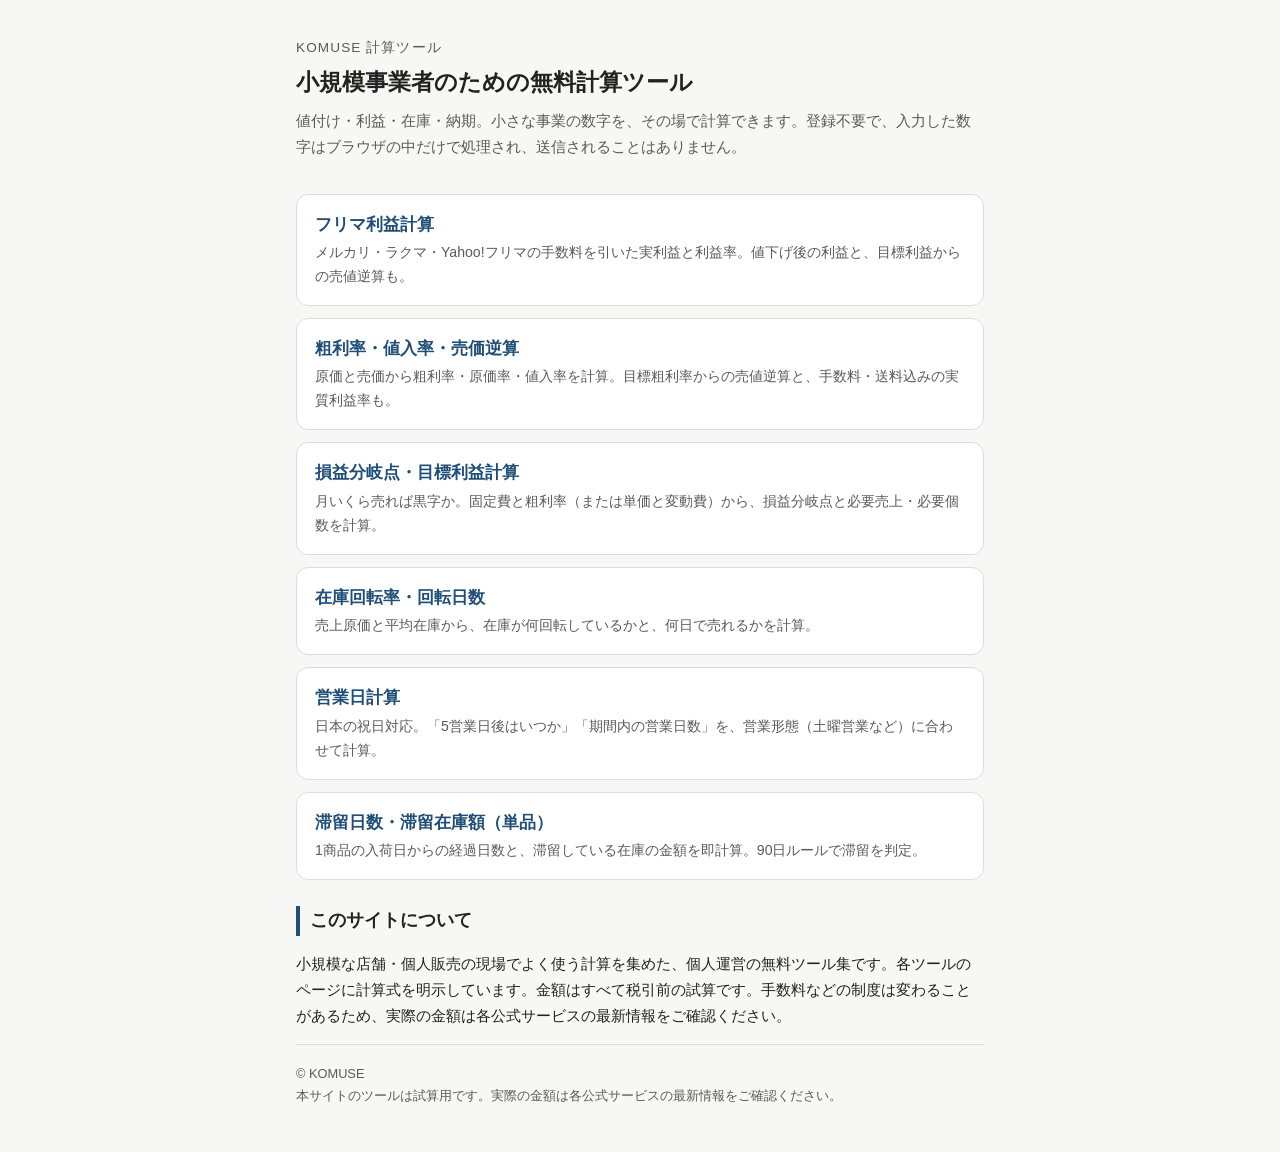
<file: index.html>
<!DOCTYPE html>
<html lang="ja">
<head>
<meta charset="UTF-8">
<meta name="viewport" content="width=device-width, initial-scale=1">
<title>小規模事業者のための無料計算ツール集｜KOMUSE 計算ツール</title>
<meta name="description" content="フリマ利益、粗利率・値入率、損益分岐点、在庫回転率、営業日、滞留在庫。小規模事業者や個人販売の数字をブラウザですぐ計算できる無料ツール集。登録不要、入力データは送信されません。">
<link rel="canonical" href="https://komuse-lab.github.io/keisan-tools/">
<link rel="stylesheet" href="assets/style.css">
<style>
.tool-list{display:grid;gap:12px;margin-top:14px}
.tool-list a{display:block;background:var(--card);border:1px solid var(--line);border-radius:12px;padding:16px 18px;text-decoration:none;color:var(--ink)}
.tool-list a b{color:var(--accent);font-size:1.05rem}
.tool-list a span{display:block;color:var(--sub);font-size:.88rem;margin-top:2px}
</style>
</head>
<body>
<div class="wrap">
<header class="site">
<div class="brand">KOMUSE 計算ツール</div>
<h1>小規模事業者のための無料計算ツール</h1>
<p class="lead">値付け・利益・在庫・納期。小さな事業の数字を、その場で計算できます。登録不要で、入力した数字はブラウザの中だけで処理され、送信されることはありません。</p>
</header>

<div class="tool-list">
<a href="furima/"><b>フリマ利益計算</b><span>メルカリ・ラクマ・Yahoo!フリマの手数料を引いた実利益と利益率。値下げ後の利益と、目標利益からの売値逆算も。</span></a>
<a href="margin/"><b>粗利率・値入率・売価逆算</b><span>原価と売価から粗利率・原価率・値入率を計算。目標粗利率からの売値逆算と、手数料・送料込みの実質利益率も。</span></a>
<a href="break-even/"><b>損益分岐点・目標利益計算</b><span>月いくら売れば黒字か。固定費と粗利率（または単価と変動費）から、損益分岐点と必要売上・必要個数を計算。</span></a>
<a href="inventory-turnover/"><b>在庫回転率・回転日数</b><span>売上原価と平均在庫から、在庫が何回転しているかと、何日で売れるかを計算。</span></a>
<a href="business-days/"><b>営業日計算</b><span>日本の祝日対応。「5営業日後はいつか」「期間内の営業日数」を、営業形態（土曜営業など）に合わせて計算。</span></a>
<a href="stagnation/"><b>滞留日数・滞留在庫額（単品）</b><span>1商品の入荷日からの経過日数と、滞留している在庫の金額を即計算。90日ルールで滞留を判定。</span></a>
</div>

<h2>このサイトについて</h2>
<p>小規模な店舗・個人販売の現場でよく使う計算を集めた、個人運営の無料ツール集です。各ツールのページに計算式を明示しています。金額はすべて税引前の試算です。手数料などの制度は変わることがあるため、実際の金額は各公式サービスの最新情報をご確認ください。</p>

<footer>© KOMUSE<br>本サイトのツールは試算用です。実際の金額は各公式サービスの最新情報をご確認ください。</footer>
</div>
</body>
</html>
</file>
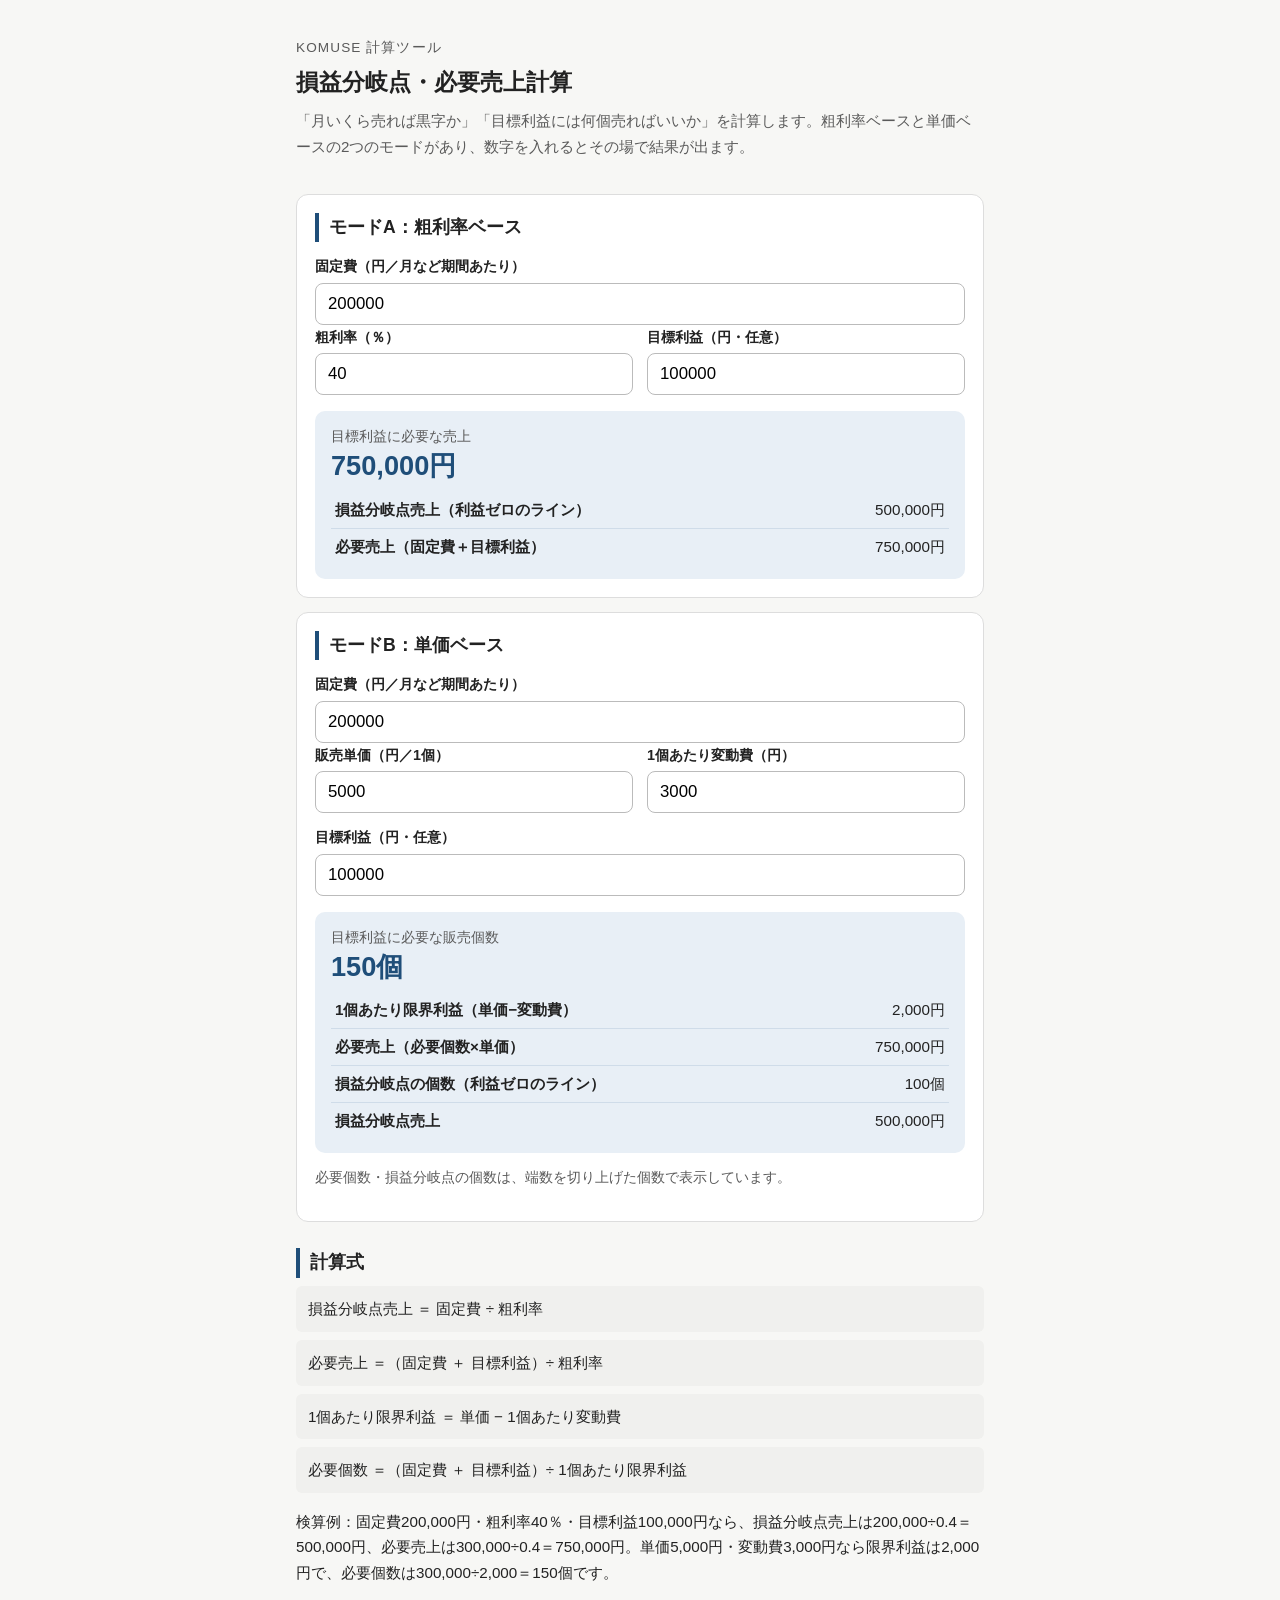
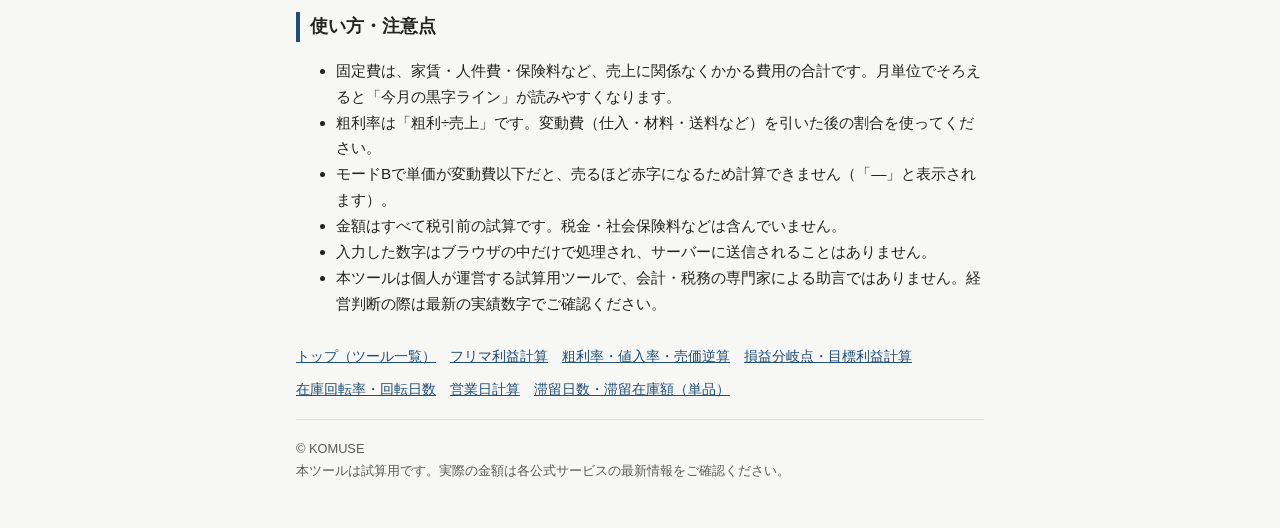
<file: break-even/index.html>
<!DOCTYPE html>
<html lang="ja">
<head>
<meta charset="UTF-8">
<meta name="viewport" content="width=device-width, initial-scale=1">
<title>損益分岐点計算ツール｜必要売上・必要個数を無料計算</title>
<meta name="description" content="固定費と粗利率、または単価と変動費から、損益分岐点売上と目標利益に必要な売上・販売個数を無料で計算。小規模事業者や個人事業の黒字ライン確認に。登録不要、ブラウザ内だけで計算します。">
<link rel="canonical" href="https://komuse-lab.github.io/keisan-tools/break-even/">
<link rel="stylesheet" href="../assets/style.css">
</head>
<body>
<div class="wrap">
<header class="site">
<div class="brand">KOMUSE 計算ツール</div>
<h1>損益分岐点・必要売上計算</h1>
<p class="lead">「月いくら売れば黒字か」「目標利益には何個売ればいいか」を計算します。粗利率ベースと単価ベースの2つのモードがあり、数字を入れるとその場で結果が出ます。</p>
</header>

<div class="card">
<h2 style="margin-top:0">モードA：粗利率ベース</h2>
<label for="a-fixed">固定費（円／月など期間あたり）</label>
<input type="number" id="a-fixed" value="200000" min="0" inputmode="numeric">
<div class="grid2">
<div>
<label for="a-margin">粗利率（％）</label>
<input type="number" id="a-margin" value="40" min="0" max="100" step="0.1" inputmode="decimal">
</div>
<div>
<label for="a-target">目標利益（円・任意）</label>
<input type="number" id="a-target" value="100000" min="0" inputmode="numeric">
</div>
</div>
<div class="result">
<div class="note">目標利益に必要な売上</div>
<div class="main" id="a-need">—</div>
<table>
<tr><th>損益分岐点売上（利益ゼロのライン）</th><td id="a-bep">—</td></tr>
<tr><th>必要売上（固定費＋目標利益）</th><td id="a-need2">—</td></tr>
</table>
</div>
</div>

<div class="card">
<h2 style="margin-top:0">モードB：単価ベース</h2>
<label for="b-fixed">固定費（円／月など期間あたり）</label>
<input type="number" id="b-fixed" value="200000" min="0" inputmode="numeric">
<div class="grid2">
<div>
<label for="b-price">販売単価（円／1個）</label>
<input type="number" id="b-price" value="5000" min="0" inputmode="numeric">
</div>
<div>
<label for="b-var">1個あたり変動費（円）</label>
<input type="number" id="b-var" value="3000" min="0" inputmode="numeric">
</div>
</div>
<label for="b-target">目標利益（円・任意）</label>
<input type="number" id="b-target" value="100000" min="0" inputmode="numeric">
<div class="result">
<div class="note">目標利益に必要な販売個数</div>
<div class="main" id="b-units">—</div>
<table>
<tr><th>1個あたり限界利益（単価−変動費）</th><td id="b-contrib">—</td></tr>
<tr><th>必要売上（必要個数×単価）</th><td id="b-need-sales">—</td></tr>
<tr><th>損益分岐点の個数（利益ゼロのライン）</th><td id="b-bep-units">—</td></tr>
<tr><th>損益分岐点売上</th><td id="b-bep-sales">—</td></tr>
</table>
</div>
<p class="note">必要個数・損益分岐点の個数は、端数を切り上げた個数で表示しています。</p>
</div>

<h2>計算式</h2>
<span class="formula">損益分岐点売上 ＝ 固定費 ÷ 粗利率</span>
<span class="formula">必要売上 ＝（固定費 ＋ 目標利益）÷ 粗利率</span>
<span class="formula">1個あたり限界利益 ＝ 単価 − 1個あたり変動費</span>
<span class="formula">必要個数 ＝（固定費 ＋ 目標利益）÷ 1個あたり限界利益</span>
<p>検算例：固定費200,000円・粗利率40％・目標利益100,000円なら、損益分岐点売上は200,000÷0.4＝500,000円、必要売上は300,000÷0.4＝750,000円。単価5,000円・変動費3,000円なら限界利益は2,000円で、必要個数は300,000÷2,000＝150個です。</p>

<h2>使い方・注意点</h2>
<ul>
<li>固定費は、家賃・人件費・保険料など、売上に関係なくかかる費用の合計です。月単位でそろえると「今月の黒字ライン」が読みやすくなります。</li>
<li>粗利率は「粗利÷売上」です。変動費（仕入・材料・送料など）を引いた後の割合を使ってください。</li>
<li>モードBで単価が変動費以下だと、売るほど赤字になるため計算できません（「—」と表示されます）。</li>
<li>金額はすべて税引前の試算です。税金・社会保険料などは含んでいません。</li>
<li>入力した数字はブラウザの中だけで処理され、サーバーに送信されることはありません。</li>
<li>本ツールは個人が運営する試算用ツールで、会計・税務の専門家による助言ではありません。経営判断の際は最新の実績数字でご確認ください。</li>
</ul>

<nav class="tools">
<a href="../">トップ（ツール一覧）</a>
<a href="../furima/">フリマ利益計算</a>
<a href="../margin/">粗利率・値入率・売価逆算</a>
<a href="../break-even/">損益分岐点・目標利益計算</a>
<a href="../inventory-turnover/">在庫回転率・回転日数</a>
<a href="../business-days/">営業日計算</a>
<a href="../stagnation/">滞留日数・滞留在庫額（単品）</a>
</nav>

<footer>© KOMUSE<br>本ツールは試算用です。実際の金額は各公式サービスの最新情報をご確認ください。</footer>
</div>
<script>
function num(id){
  var v = parseFloat(document.getElementById(id).value);
  return isNaN(v) ? null : v;
}
function yen(v){
  if (v === null || !isFinite(v)) return "—";
  return Math.round(v).toLocaleString("ja-JP") + "円";
}
function units(v){
  if (v === null || !isFinite(v)) return "—";
  return Math.ceil(v).toLocaleString("ja-JP") + "個";
}
function calcA(){
  var fixed = num("a-fixed"), marginPct = num("a-margin"), target = num("a-target");
  var margin = marginPct === null ? null : marginPct / 100;
  var t = target === null ? 0 : target;
  var bep = null, need = null;
  if (fixed !== null && margin !== null && margin > 0 && margin <= 1){
    bep = fixed / margin;
    need = (fixed + t) / margin;
  }
  document.getElementById("a-need").textContent = yen(need);
  document.getElementById("a-need2").textContent = yen(need);
  document.getElementById("a-bep").textContent = yen(bep);
}
function calcB(){
  var fixed = num("b-fixed"), price = num("b-price"), varc = num("b-var"), target = num("b-target");
  var t = target === null ? 0 : target;
  var contrib = (price !== null && varc !== null) ? price - varc : null;
  var needUnits = null, bepUnits = null;
  if (fixed !== null && contrib !== null && contrib > 0){
    needUnits = (fixed + t) / contrib;
    bepUnits = fixed / contrib;
  }
  document.getElementById("b-units").textContent = units(needUnits);
  document.getElementById("b-contrib").textContent = yen(contrib);
  document.getElementById("b-need-sales").textContent =
    (needUnits !== null && price !== null) ? yen(Math.ceil(needUnits) * price) : "—";
  document.getElementById("b-bep-units").textContent = units(bepUnits);
  document.getElementById("b-bep-sales").textContent =
    (bepUnits !== null && price !== null) ? yen(Math.ceil(bepUnits) * price) : "—";
}
["a-fixed","a-margin","a-target"].forEach(function(id){
  document.getElementById(id).addEventListener("input", calcA);
});
["b-fixed","b-price","b-var","b-target"].forEach(function(id){
  document.getElementById(id).addEventListener("input", calcB);
});
calcA(); calcB();
</script>
</body>
</html>
</file>
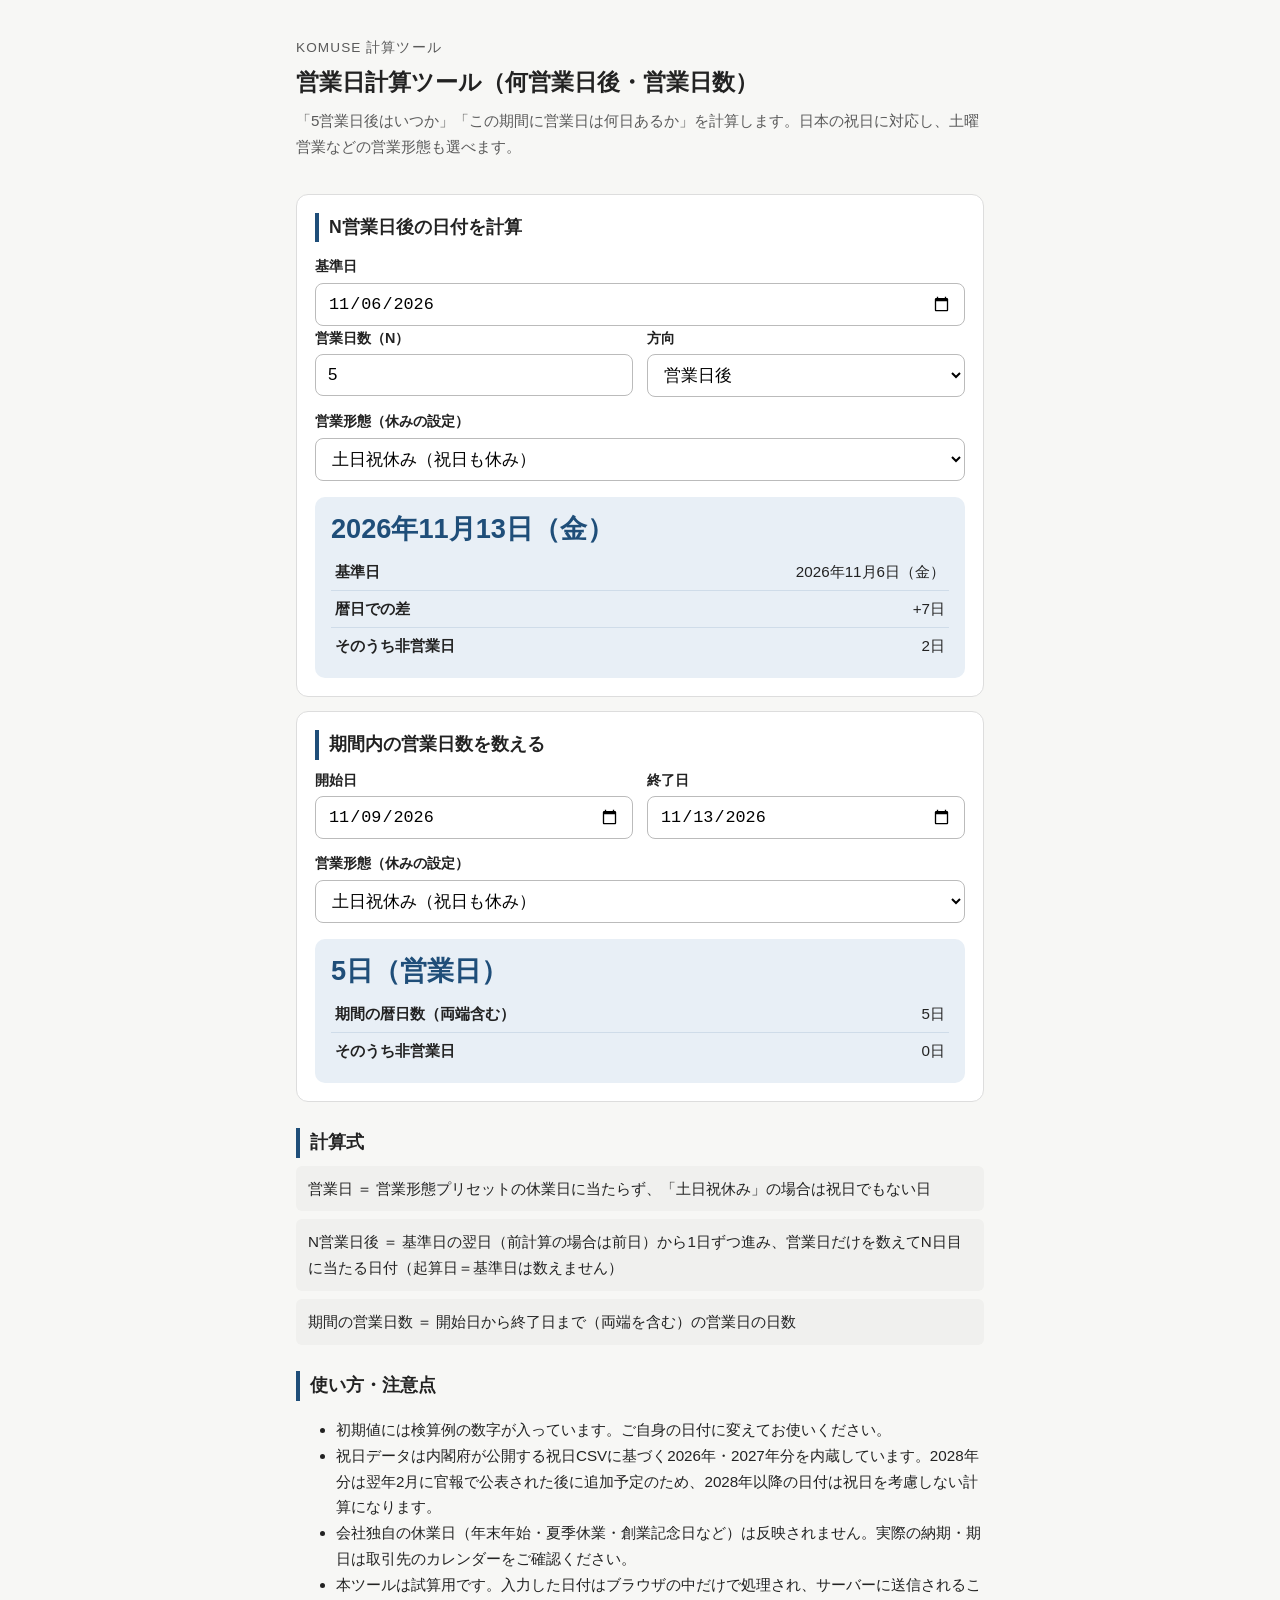
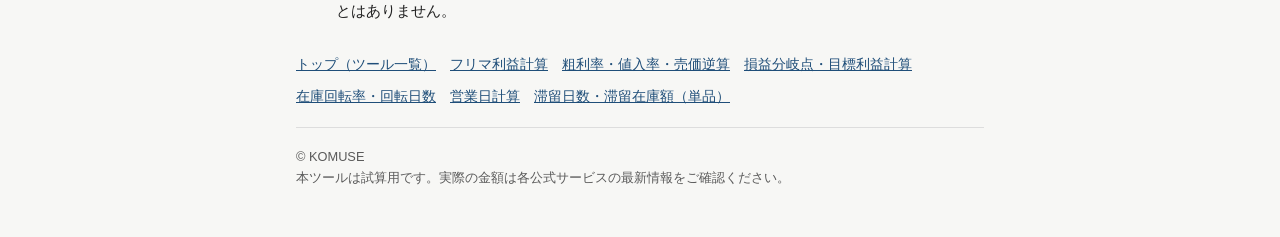
<file: business-days/index.html>
<!DOCTYPE html>
<html lang="ja">
<head>
<meta charset="UTF-8">
<meta name="viewport" content="width=device-width, initial-scale=1">
<title>営業日計算ツール｜何営業日後・営業日数を無料計算</title>
<meta name="description" content="基準日からN営業日後の日付と、期間内の営業日数を計算する無料ツール。日本の祝日（2026年・2027年）対応。土日祝休み・土日休み・日曜のみ休みの営業形態プリセット付き。登録不要、入力はブラウザ内だけで処理されます。">
<link rel="canonical" href="https://komuse-lab.github.io/keisan-tools/business-days/">
<link rel="stylesheet" href="../assets/style.css">
</head>
<body>
<div class="wrap">
<header class="site">
<div class="brand">KOMUSE 計算ツール</div>
<h1>営業日計算ツール（何営業日後・営業日数）</h1>
<p class="lead">「5営業日後はいつか」「この期間に営業日は何日あるか」を計算します。日本の祝日に対応し、土曜営業などの営業形態も選べます。</p>
</header>

<div class="card">
<h2 style="margin-top:0">N営業日後の日付を計算</h2>
<label for="bd-base">基準日</label>
<input type="date" id="bd-base" value="2026-11-06">
<div class="grid2">
<div>
<label for="bd-n">営業日数（N）</label>
<input type="number" id="bd-n" value="5" min="0" inputmode="numeric">
</div>
<div>
<label for="bd-dir">方向</label>
<select id="bd-dir">
<option value="after" selected>営業日後</option>
<option value="before">営業日前</option>
</select>
</div>
</div>
<label for="bd-preset1">営業形態（休みの設定）</label>
<select id="bd-preset1">
<option value="sat-sun-holiday" selected>土日祝休み（祝日も休み）</option>
<option value="sat-sun">土日休み（祝日は営業）</option>
<option value="sun">日曜のみ休み（土曜・祝日は営業）</option>
</select>
<div class="result" id="bd-result1">
<div class="main" id="bd-main1">—</div>
<table>
<tr><th>基準日</th><td id="bd-base-out">—</td></tr>
<tr><th>暦日での差</th><td id="bd-cal-out">—</td></tr>
<tr><th>そのうち非営業日</th><td id="bd-off-out">—</td></tr>
</table>
</div>
</div>

<div class="card">
<h2 style="margin-top:0">期間内の営業日数を数える</h2>
<div class="grid2">
<div>
<label for="bd-start">開始日</label>
<input type="date" id="bd-start" value="2026-11-09">
</div>
<div>
<label for="bd-end">終了日</label>
<input type="date" id="bd-end" value="2026-11-13">
</div>
</div>
<label for="bd-preset2">営業形態（休みの設定）</label>
<select id="bd-preset2">
<option value="sat-sun-holiday" selected>土日祝休み（祝日も休み）</option>
<option value="sat-sun">土日休み（祝日は営業）</option>
<option value="sun">日曜のみ休み（土曜・祝日は営業）</option>
</select>
<div class="result" id="bd-result2">
<div class="main" id="bd-main2">—</div>
<table>
<tr><th>期間の暦日数（両端含む）</th><td id="bd-cal2-out">—</td></tr>
<tr><th>そのうち非営業日</th><td id="bd-off2-out">—</td></tr>
</table>
</div>
</div>

<h2>計算式</h2>
<span class="formula">営業日 ＝ 営業形態プリセットの休業日に当たらず、「土日祝休み」の場合は祝日でもない日</span>
<span class="formula">N営業日後 ＝ 基準日の翌日（前計算の場合は前日）から1日ずつ進み、営業日だけを数えてN日目に当たる日付（起算日＝基準日は数えません）</span>
<span class="formula">期間の営業日数 ＝ 開始日から終了日まで（両端を含む）の営業日の日数</span>

<h2>使い方・注意点</h2>
<ul>
<li>初期値には検算例の数字が入っています。ご自身の日付に変えてお使いください。</li>
<li>祝日データは内閣府が公開する祝日CSVに基づく2026年・2027年分を内蔵しています。2028年分は翌年2月に官報で公表された後に追加予定のため、2028年以降の日付は祝日を考慮しない計算になります。</li>
<li>会社独自の休業日（年末年始・夏季休業・創業記念日など）は反映されません。実際の納期・期日は取引先のカレンダーをご確認ください。</li>
<li>本ツールは試算用です。入力した日付はブラウザの中だけで処理され、サーバーに送信されることはありません。</li>
</ul>

<nav class="tools">
<a href="../">トップ（ツール一覧）</a>
<a href="../furima/">フリマ利益計算</a>
<a href="../margin/">粗利率・値入率・売価逆算</a>
<a href="../break-even/">損益分岐点・目標利益計算</a>
<a href="../inventory-turnover/">在庫回転率・回転日数</a>
<a href="../business-days/">営業日計算</a>
<a href="../stagnation/">滞留日数・滞留在庫額（単品）</a>
</nav>

<footer>© KOMUSE<br>本ツールは試算用です。実際の金額は各公式サービスの最新情報をご確認ください。</footer>
</div>

<script>
// 祝日データ：内閣府「国民の祝日」CSV（syukujitsu.csv）と突き合わせ済み（2026年18日・2027年17日）
// CSV上の名称が「休日」のものは、振替休日・国民の休日である旨を補記した
const HOLIDAYS = {
"2026-01-01":"元日","2026-01-12":"成人の日","2026-02-11":"建国記念の日","2026-02-23":"天皇誕生日",
"2026-03-20":"春分の日","2026-04-29":"昭和の日","2026-05-03":"憲法記念日","2026-05-04":"みどりの日",
"2026-05-05":"こどもの日","2026-05-06":"休日（振替休日）","2026-07-20":"海の日","2026-08-11":"山の日",
"2026-09-21":"敬老の日","2026-09-22":"休日（国民の休日）","2026-09-23":"秋分の日","2026-10-12":"スポーツの日",
"2026-11-03":"文化の日","2026-11-23":"勤労感謝の日",
"2027-01-01":"元日","2027-01-11":"成人の日","2027-02-11":"建国記念の日","2027-02-23":"天皇誕生日",
"2027-03-21":"春分の日","2027-03-22":"休日（振替休日）","2027-04-29":"昭和の日","2027-05-03":"憲法記念日",
"2027-05-04":"みどりの日","2027-05-05":"こどもの日","2027-07-19":"海の日","2027-08-11":"山の日",
"2027-09-20":"敬老の日","2027-09-23":"秋分の日","2027-10-11":"スポーツの日","2027-11-03":"文化の日",
"2027-11-23":"勤労感謝の日"
};
const WD = ["日","月","火","水","木","金","土"];
function parseDate(v){
  if(!v) return null;
  const p = v.split("-").map(Number);
  if(p.length!==3 || p.some(isNaN)) return null;
  return new Date(p[0], p[1]-1, p[2]);
}
function key(d){
  const m = String(d.getMonth()+1).padStart(2,"0");
  const day = String(d.getDate()).padStart(2,"0");
  return d.getFullYear()+"-"+m+"-"+day;
}
function fmtDate(d){
  return d.getFullYear()+"年"+(d.getMonth()+1)+"月"+d.getDate()+"日（"+WD[d.getDay()]+"）";
}
function isBusinessDay(d, preset){
  const w = d.getDay();
  if(preset==="sun"){
    return w!==0;
  }
  if(w===0 || w===6) return false;
  if(preset==="sat-sun-holiday" && HOLIDAYS[key(d)]) return false;
  return true;
}
function calcAfter(){
  const base = parseDate(document.getElementById("bd-base").value);
  const nRaw = document.getElementById("bd-n").value;
  const n = nRaw==="" ? NaN : Number(nRaw);
  const dir = document.getElementById("bd-dir").value;
  const preset = document.getElementById("bd-preset1").value;
  const main = document.getElementById("bd-main1");
  const baseOut = document.getElementById("bd-base-out");
  const calOut = document.getElementById("bd-cal-out");
  const offOut = document.getElementById("bd-off-out");
  if(!base || isNaN(n) || n<0){
    main.textContent="—"; baseOut.textContent="—"; calOut.textContent="—"; offOut.textContent="—";
    return;
  }
  const step = dir==="after" ? 1 : -1;
  let d = new Date(base.getTime());
  let counted = 0, off = 0, cal = 0;
  while(counted < n){
    d.setDate(d.getDate()+step);
    cal++;
    if(isBusinessDay(d, preset)){ counted++; } else { off++; }
  }
  main.textContent = fmtDate(d);
  baseOut.textContent = fmtDate(base);
  calOut.textContent = (dir==="after" ? "+" : "−") + cal + "日";
  offOut.textContent = off + "日";
}
function calcRange(){
  const start = parseDate(document.getElementById("bd-start").value);
  const end = parseDate(document.getElementById("bd-end").value);
  const preset = document.getElementById("bd-preset2").value;
  const main = document.getElementById("bd-main2");
  const calOut = document.getElementById("bd-cal2-out");
  const offOut = document.getElementById("bd-off2-out");
  if(!start || !end || end < start){
    main.textContent="—"; calOut.textContent="—"; offOut.textContent="—";
    return;
  }
  let biz = 0, off = 0, cal = 0;
  let d = new Date(start.getTime());
  while(d <= end){
    cal++;
    if(isBusinessDay(d, preset)){ biz++; } else { off++; }
    d.setDate(d.getDate()+1);
  }
  main.textContent = biz + "日（営業日）";
  calOut.textContent = cal + "日";
  offOut.textContent = off + "日";
}
["bd-base","bd-n","bd-dir","bd-preset1"].forEach(id=>{
  document.getElementById(id).addEventListener("input", calcAfter);
  document.getElementById(id).addEventListener("change", calcAfter);
});
["bd-start","bd-end","bd-preset2"].forEach(id=>{
  document.getElementById(id).addEventListener("input", calcRange);
  document.getElementById(id).addEventListener("change", calcRange);
});
calcAfter();
calcRange();
</script>
</body>
</html>
</file>
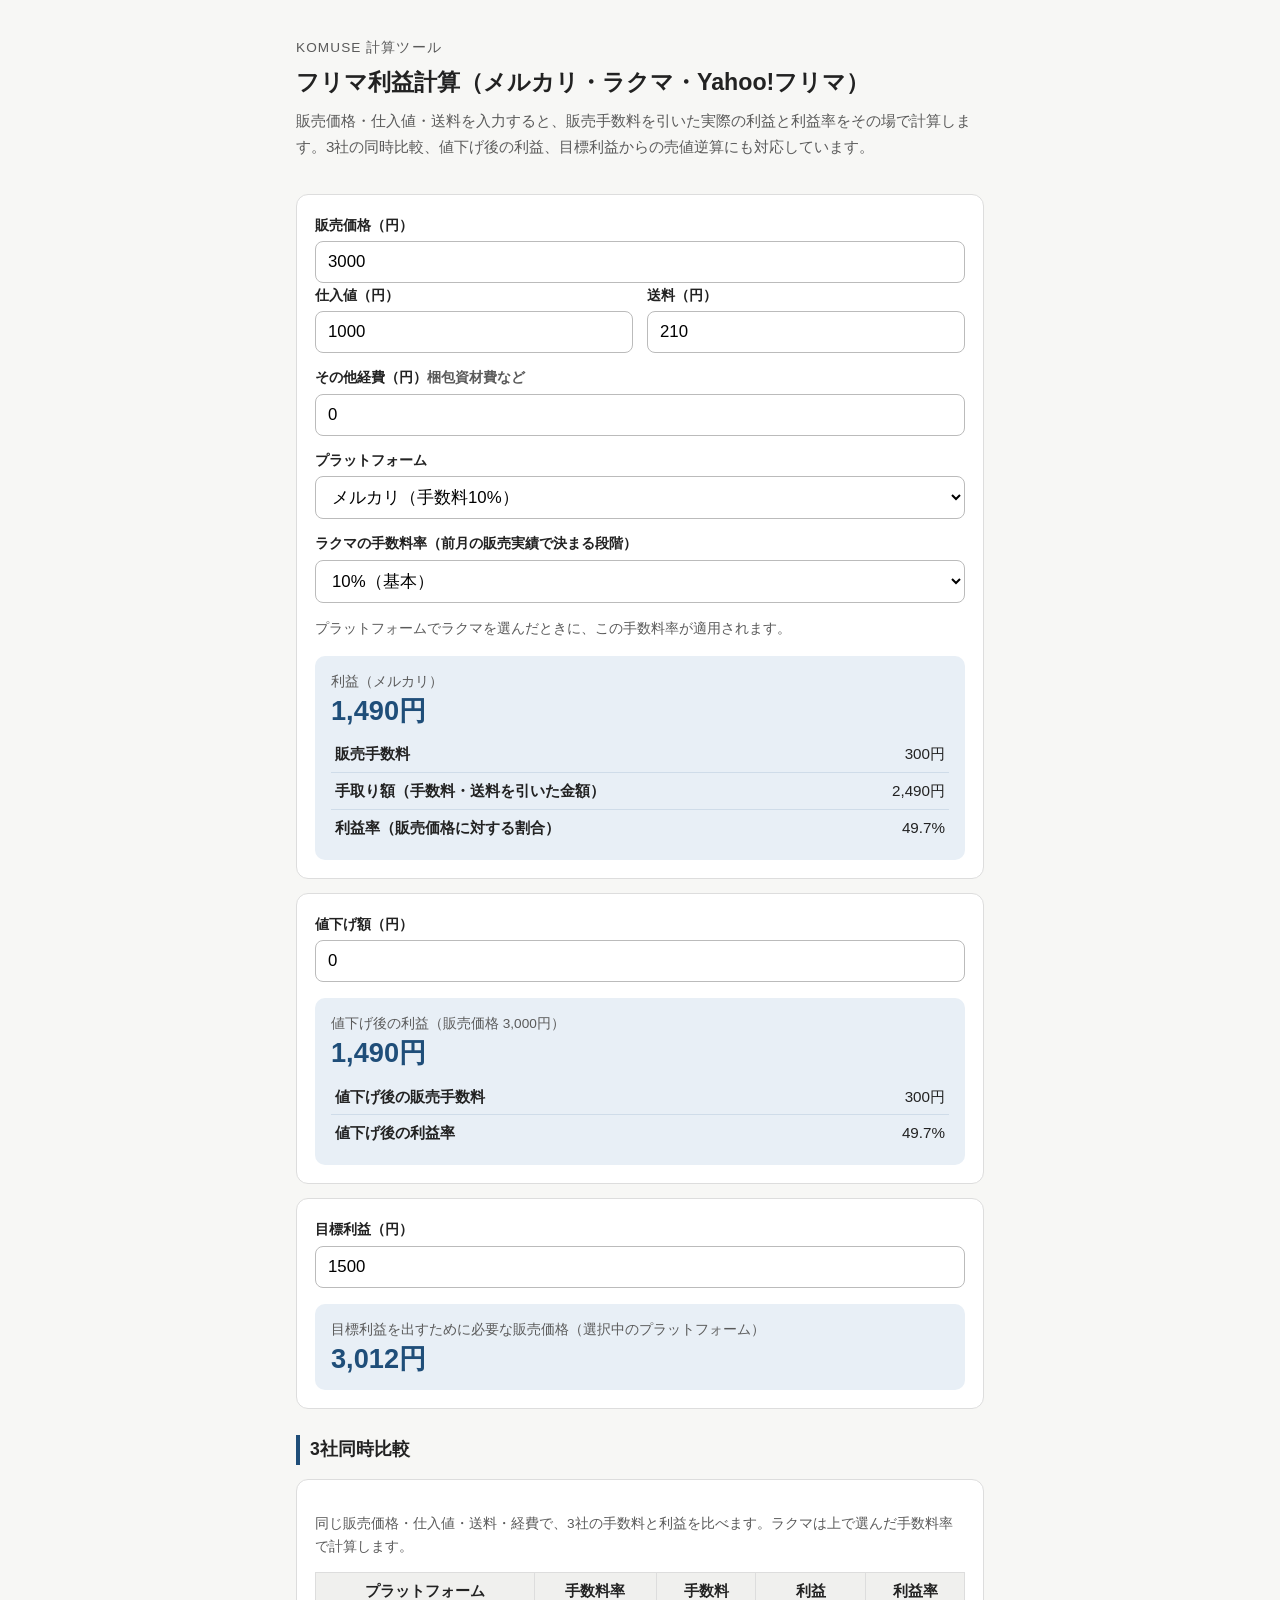
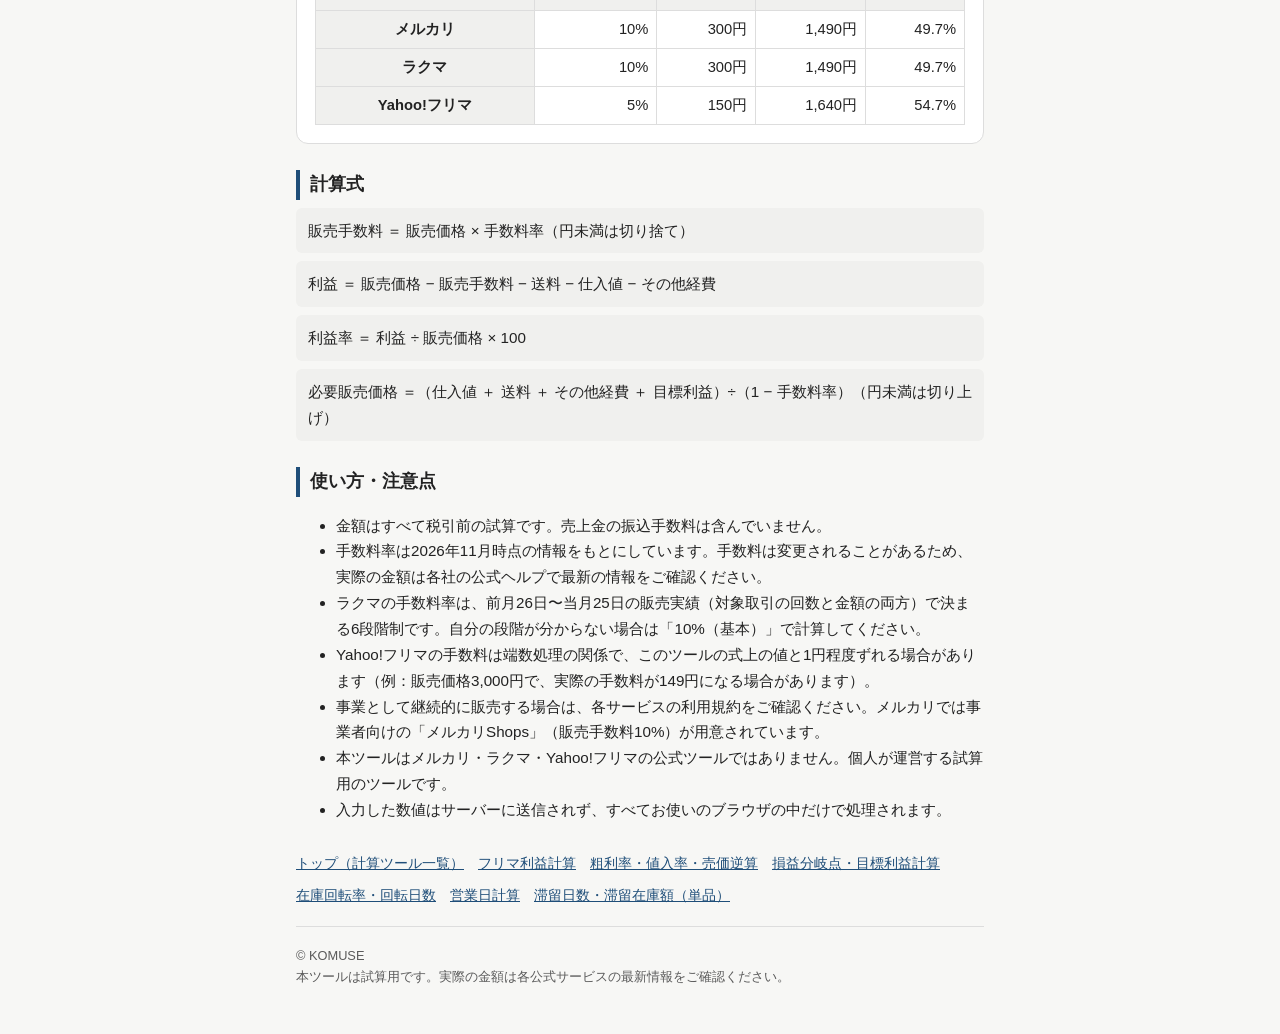
<file: furima/index.html>
<!DOCTYPE html>
<html lang="ja">
<head>
<meta charset="UTF-8">
<meta name="viewport" content="width=device-width, initial-scale=1">
<title>フリマ利益計算｜メルカリ・ラクマ・Yahoo!フリマ対応の無料計算ツール</title>
<meta name="description" content="販売価格・仕入値・送料を入れるだけで、メルカリ・ラクマ・Yahoo!フリマの販売手数料を引いた利益と利益率を計算。3社同時比較、値下げ後の利益、目標利益からの売値逆算に対応。登録不要・無料。入力データは送信されません。">
<link rel="canonical" href="https://komuse-lab.github.io/keisan-tools/furima/">
<link rel="stylesheet" href="../assets/style.css">
</head>
<body>
<div class="wrap">
<header class="site">
<div class="brand">KOMUSE 計算ツール</div>
<h1>フリマ利益計算（メルカリ・ラクマ・Yahoo!フリマ）</h1>
<p class="lead">販売価格・仕入値・送料を入力すると、販売手数料を引いた実際の利益と利益率をその場で計算します。3社の同時比較、値下げ後の利益、目標利益からの売値逆算にも対応しています。</p>
</header>

<div class="card">
<label for="price">販売価格（円）</label>
<input type="number" id="price" value="3000" min="0" inputmode="numeric">
<div class="grid2">
<div>
<label for="cost">仕入値（円）</label>
<input type="number" id="cost" value="1000" min="0" inputmode="numeric">
</div>
<div>
<label for="shipping">送料（円）</label>
<input type="number" id="shipping" value="210" min="0" inputmode="numeric">
</div>
</div>
<label for="expense">その他経費（円）<span class="note">梱包資材費など</span></label>
<input type="number" id="expense" value="0" min="0" inputmode="numeric">
<label for="platform">プラットフォーム</label>
<select id="platform">
<option value="mercari" selected>メルカリ（手数料10%）</option>
<option value="rakuma">ラクマ（手数料は下の段階で選択）</option>
<option value="yahoo">Yahoo!フリマ（手数料5%）</option>
</select>
<label for="rakumaRate">ラクマの手数料率（前月の販売実績で決まる段階）</label>
<select id="rakumaRate">
<option value="0.10" selected>10%（基本）</option>
<option value="0.09">9%</option>
<option value="0.08">8%</option>
<option value="0.07">7%</option>
<option value="0.06">6%</option>
<option value="0.045">4.5%</option>
</select>
<p class="note">プラットフォームでラクマを選んだときに、この手数料率が適用されます。</p>

<div class="result">
<div class="note" id="mainLabel">利益（メルカリ）</div>
<div class="main" id="mainProfit">—</div>
<table>
<tr><th>販売手数料</th><td id="rFee">—</td></tr>
<tr><th>手取り額（手数料・送料を引いた金額）</th><td id="rNet">—</td></tr>
<tr><th>利益率（販売価格に対する割合）</th><td id="rMargin">—</td></tr>
</table>
</div>
</div>

<div class="card">
<label for="discount">値下げ額（円）</label>
<input type="number" id="discount" value="0" min="0" inputmode="numeric">
<div class="result">
<div class="note">値下げ後の利益（<span id="dPriceLabel">販売価格 —</span>）</div>
<div class="main" id="dProfit">—</div>
<table>
<tr><th>値下げ後の販売手数料</th><td id="dFee">—</td></tr>
<tr><th>値下げ後の利益率</th><td id="dMargin">—</td></tr>
</table>
</div>
</div>

<div class="card">
<label for="target">目標利益（円）</label>
<input type="number" id="target" value="1500" min="0" inputmode="numeric">
<div class="result">
<div class="note">目標利益を出すために必要な販売価格（選択中のプラットフォーム）</div>
<div class="main" id="tPrice">—</div>
</div>
</div>

<h2>3社同時比較</h2>
<div class="card">
<p class="note">同じ販売価格・仕入値・送料・経費で、3社の手数料と利益を比べます。ラクマは上で選んだ手数料率で計算します。</p>
<table class="cmp">
<tr><th>プラットフォーム</th><th>手数料率</th><th>手数料</th><th>利益</th><th>利益率</th></tr>
<tr><th>メルカリ</th><td>10%</td><td id="cMercariFee">—</td><td id="cMercariProfit">—</td><td id="cMercariMargin">—</td></tr>
<tr><th>ラクマ</th><td id="cRakumaRate">10%</td><td id="cRakumaFee">—</td><td id="cRakumaProfit">—</td><td id="cRakumaMargin">—</td></tr>
<tr><th>Yahoo!フリマ</th><td>5%</td><td id="cYahooFee">—</td><td id="cYahooProfit">—</td><td id="cYahooMargin">—</td></tr>
</table>
</div>

<h2>計算式</h2>
<span class="formula">販売手数料 ＝ 販売価格 × 手数料率（円未満は切り捨て）</span>
<span class="formula">利益 ＝ 販売価格 − 販売手数料 − 送料 − 仕入値 − その他経費</span>
<span class="formula">利益率 ＝ 利益 ÷ 販売価格 × 100</span>
<span class="formula">必要販売価格 ＝（仕入値 ＋ 送料 ＋ その他経費 ＋ 目標利益）÷（1 − 手数料率）（円未満は切り上げ）</span>

<h2>使い方・注意点</h2>
<ul>
<li>金額はすべて税引前の試算です。売上金の振込手数料は含んでいません。</li>
<li>手数料率は2026年11月時点の情報をもとにしています。手数料は変更されることがあるため、実際の金額は各社の公式ヘルプで最新の情報をご確認ください。</li>
<li>ラクマの手数料率は、前月26日〜当月25日の販売実績（対象取引の回数と金額の両方）で決まる6段階制です。自分の段階が分からない場合は「10%（基本）」で計算してください。</li>
<li>Yahoo!フリマの手数料は端数処理の関係で、このツールの式上の値と1円程度ずれる場合があります（例：販売価格3,000円で、実際の手数料が149円になる場合があります）。</li>
<li>事業として継続的に販売する場合は、各サービスの利用規約をご確認ください。メルカリでは事業者向けの「メルカリShops」（販売手数料10%）が用意されています。</li>
<li>本ツールはメルカリ・ラクマ・Yahoo!フリマの公式ツールではありません。個人が運営する試算用のツールです。</li>
<li>入力した数値はサーバーに送信されず、すべてお使いのブラウザの中だけで処理されます。</li>
</ul>

<nav class="tools">
<a href="../">トップ（計算ツール一覧）</a>
<a href="../furima/">フリマ利益計算</a>
<a href="../margin/">粗利率・値入率・売価逆算</a>
<a href="../break-even/">損益分岐点・目標利益計算</a>
<a href="../inventory-turnover/">在庫回転率・回転日数</a>
<a href="../business-days/">営業日計算</a>
<a href="../stagnation/">滞留日数・滞留在庫額（単品）</a>
</nav>

<footer>© KOMUSE<br>本ツールは試算用です。実際の金額は各公式サービスの最新情報をご確認ください。</footer>
</div>

<script>
(function(){
  var $ = function(id){ return document.getElementById(id); };
  var priceEl=$('price'), costEl=$('cost'), shipEl=$('shipping'), expEl=$('expense'),
      platEl=$('platform'), rakumaEl=$('rakumaRate'), discEl=$('discount'), targetEl=$('target');

  function num(el){
    var v = parseFloat(el.value);
    return isFinite(v) ? v : NaN;
  }
  function yen(v){
    if(!isFinite(v)) return '—';
    return Math.round(v).toLocaleString('ja-JP') + '円';
  }
  function pct(v){
    if(!isFinite(v)) return '—';
    return v.toFixed(1) + '%';
  }
  function rateFor(plat, rakumaRate){
    if(plat==='mercari') return 0.10;
    if(plat==='yahoo') return 0.05;
    return rakumaRate;
  }
  function calc(price, rate, cost, ship, exp){
    var fee = Math.floor(price * rate);
    var profit = price - fee - ship - cost - exp;
    return { fee: fee, profit: profit, net: price - fee - ship,
             margin: price > 0 ? profit / price * 100 : NaN };
  }

  function update(){
    var price=num(priceEl), cost=num(costEl), ship=num(shipEl), exp=num(expEl),
        rakumaRate=parseFloat(rakumaEl.value), plat=platEl.value;
    var valid = isFinite(price) && isFinite(cost) && isFinite(ship) && isFinite(exp);
    var rate = rateFor(plat, rakumaRate);
    var names = { mercari:'メルカリ', rakuma:'ラクマ', yahoo:'Yahoo!フリマ' };

    // メイン結果
    if(valid){
      var r = calc(price, rate, cost, ship, exp);
      $('mainLabel').textContent = '利益（' + names[plat] + '）';
      $('mainProfit').textContent = yen(r.profit);
      $('mainProfit').className = 'main ' + (r.profit < 0 ? 'neg' : '');
      $('rFee').textContent = yen(r.fee);
      $('rNet').textContent = yen(r.net);
      $('rMargin').textContent = pct(r.margin);
    } else {
      $('mainProfit').textContent = '—';
      $('rFee').textContent = '—'; $('rNet').textContent = '—'; $('rMargin').textContent = '—';
    }

    // 値下げ後
    var disc = num(discEl);
    if(valid && isFinite(disc)){
      var dPrice = Math.max(0, price - disc);
      var d = calc(dPrice, rate, cost, ship, exp);
      $('dPriceLabel').textContent = '販売価格 ' + yen(dPrice);
      $('dProfit').textContent = yen(d.profit);
      $('dProfit').className = 'main ' + (d.profit < 0 ? 'neg' : '');
      $('dFee').textContent = yen(d.fee);
      $('dMargin').textContent = pct(d.margin);
    } else {
      $('dPriceLabel').textContent = '販売価格 —';
      $('dProfit').textContent = '—'; $('dFee').textContent = '—'; $('dMargin').textContent = '—';
    }

    // 逆算（目標利益→必要販売価格）
    var target = num(targetEl);
    if(valid && isFinite(target) && rate < 1){
      var need = Math.ceil((cost + ship + exp + target) / (1 - rate));
      $('tPrice').textContent = yen(need);
    } else {
      $('tPrice').textContent = '—';
    }

    // 3社比較
    if(valid){
      var m = calc(price, 0.10, cost, ship, exp);
      var rk = calc(price, rakumaRate, cost, ship, exp);
      var y = calc(price, 0.05, cost, ship, exp);
      $('cMercariFee').textContent = yen(m.fee); $('cMercariProfit').textContent = yen(m.profit); $('cMercariMargin').textContent = pct(m.margin);
      $('cRakumaRate').textContent = (rakumaRate * 100).toString().replace(/\.0+$/,'') + '%';
      $('cRakumaFee').textContent = yen(rk.fee); $('cRakumaProfit').textContent = yen(rk.profit); $('cRakumaMargin').textContent = pct(rk.margin);
      $('cYahooFee').textContent = yen(y.fee); $('cYahooProfit').textContent = yen(y.profit); $('cYahooMargin').textContent = pct(y.margin);
    } else {
      ['cMercariFee','cMercariProfit','cMercariMargin','cRakumaFee','cRakumaProfit','cRakumaMargin','cYahooFee','cYahooProfit','cYahooMargin'].forEach(function(id){ $(id).textContent='—'; });
    }
  }

  [priceEl,costEl,shipEl,expEl,platEl,rakumaEl,discEl,targetEl].forEach(function(el){
    el.addEventListener('input', update);
    el.addEventListener('change', update);
  });
  update();
})();
</script>
</body>
</html>
</file>
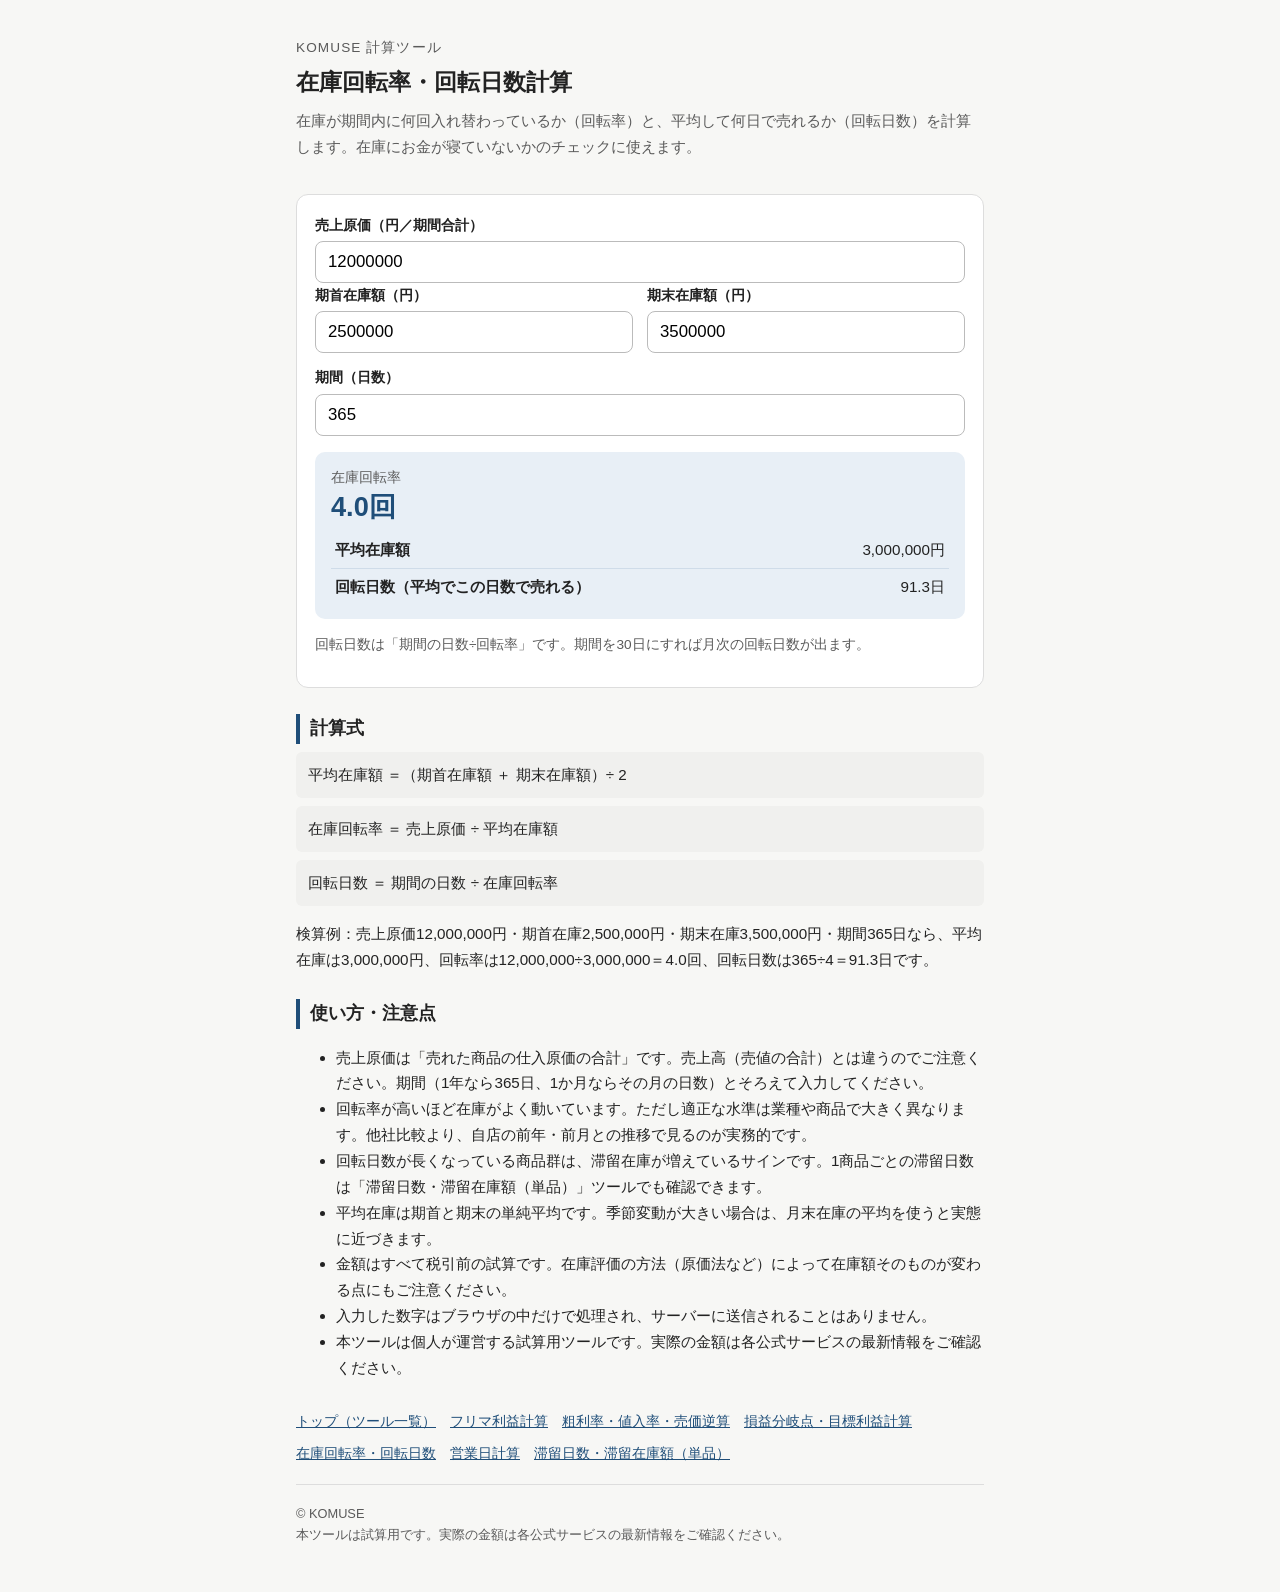
<file: inventory-turnover/index.html>
<!DOCTYPE html>
<html lang="ja">
<head>
<meta charset="UTF-8">
<meta name="viewport" content="width=device-width, initial-scale=1">
<title>在庫回転率・回転日数計算ツール｜平均在庫から無料計算</title>
<meta name="description" content="売上原価と期首・期末の在庫額から、在庫回転率と回転日数（平均何日で売れるか）を無料で計算。在庫が寝ていないかの確認に。小規模事業者向け、登録不要、ブラウザ内だけで計算します。">
<link rel="canonical" href="https://komuse-lab.github.io/keisan-tools/inventory-turnover/">
<link rel="stylesheet" href="../assets/style.css">
</head>
<body>
<div class="wrap">
<header class="site">
<div class="brand">KOMUSE 計算ツール</div>
<h1>在庫回転率・回転日数計算</h1>
<p class="lead">在庫が期間内に何回入れ替わっているか（回転率）と、平均して何日で売れるか（回転日数）を計算します。在庫にお金が寝ていないかのチェックに使えます。</p>
</header>

<div class="card">
<label for="cogs">売上原価（円／期間合計）</label>
<input type="number" id="cogs" value="12000000" min="0" inputmode="numeric">
<div class="grid2">
<div>
<label for="begin">期首在庫額（円）</label>
<input type="number" id="begin" value="2500000" min="0" inputmode="numeric">
</div>
<div>
<label for="end">期末在庫額（円）</label>
<input type="number" id="end" value="3500000" min="0" inputmode="numeric">
</div>
</div>
<label for="days">期間（日数）</label>
<input type="number" id="days" value="365" min="1" inputmode="numeric">
<div class="result">
<div class="note">在庫回転率</div>
<div class="main" id="turnover">—</div>
<table>
<tr><th>平均在庫額</th><td id="avg">—</td></tr>
<tr><th>回転日数（平均でこの日数で売れる）</th><td id="turn-days">—</td></tr>
</table>
</div>
<p class="note">回転日数は「期間の日数÷回転率」です。期間を30日にすれば月次の回転日数が出ます。</p>
</div>

<h2>計算式</h2>
<span class="formula">平均在庫額 ＝（期首在庫額 ＋ 期末在庫額）÷ 2</span>
<span class="formula">在庫回転率 ＝ 売上原価 ÷ 平均在庫額</span>
<span class="formula">回転日数 ＝ 期間の日数 ÷ 在庫回転率</span>
<p>検算例：売上原価12,000,000円・期首在庫2,500,000円・期末在庫3,500,000円・期間365日なら、平均在庫は3,000,000円、回転率は12,000,000÷3,000,000＝4.0回、回転日数は365÷4＝91.3日です。</p>

<h2>使い方・注意点</h2>
<ul>
<li>売上原価は「売れた商品の仕入原価の合計」です。売上高（売値の合計）とは違うのでご注意ください。期間（1年なら365日、1か月ならその月の日数）とそろえて入力してください。</li>
<li>回転率が高いほど在庫がよく動いています。ただし適正な水準は業種や商品で大きく異なります。他社比較より、自店の前年・前月との推移で見るのが実務的です。</li>
<li>回転日数が長くなっている商品群は、滞留在庫が増えているサインです。1商品ごとの滞留日数は「滞留日数・滞留在庫額（単品）」ツールでも確認できます。</li>
<li>平均在庫は期首と期末の単純平均です。季節変動が大きい場合は、月末在庫の平均を使うと実態に近づきます。</li>
<li>金額はすべて税引前の試算です。在庫評価の方法（原価法など）によって在庫額そのものが変わる点にもご注意ください。</li>
<li>入力した数字はブラウザの中だけで処理され、サーバーに送信されることはありません。</li>
<li>本ツールは個人が運営する試算用ツールです。実際の金額は各公式サービスの最新情報をご確認ください。</li>
</ul>

<nav class="tools">
<a href="../">トップ（ツール一覧）</a>
<a href="../furima/">フリマ利益計算</a>
<a href="../margin/">粗利率・値入率・売価逆算</a>
<a href="../break-even/">損益分岐点・目標利益計算</a>
<a href="../inventory-turnover/">在庫回転率・回転日数</a>
<a href="../business-days/">営業日計算</a>
<a href="../stagnation/">滞留日数・滞留在庫額（単品）</a>
</nav>

<footer>© KOMUSE<br>本ツールは試算用です。実際の金額は各公式サービスの最新情報をご確認ください。</footer>
</div>
<script>
function num(id){
  var v = parseFloat(document.getElementById(id).value);
  return isNaN(v) ? null : v;
}
function yen(v){
  if (v === null || !isFinite(v)) return "—";
  return Math.round(v).toLocaleString("ja-JP") + "円";
}
function calc(){
  var cogs = num("cogs"), begin = num("begin"), end = num("end"), days = num("days");
  var avg = null, turnover = null, turnDays = null;
  if (begin !== null && end !== null){
    avg = (begin + end) / 2;
  }
  if (cogs !== null && avg !== null && avg > 0){
    turnover = cogs / avg;
  }
  if (turnover !== null && turnover > 0 && days !== null && days > 0){
    turnDays = days / turnover;
  }
  document.getElementById("turnover").textContent =
    turnover === null ? "—" : turnover.toFixed(1) + "回";
  document.getElementById("avg").textContent = yen(avg);
  document.getElementById("turn-days").textContent =
    turnDays === null ? "—" : turnDays.toFixed(1) + "日";
}
["cogs","begin","end","days"].forEach(function(id){
  document.getElementById(id).addEventListener("input", calc);
});
calc();
</script>
</body>
</html>
</file>
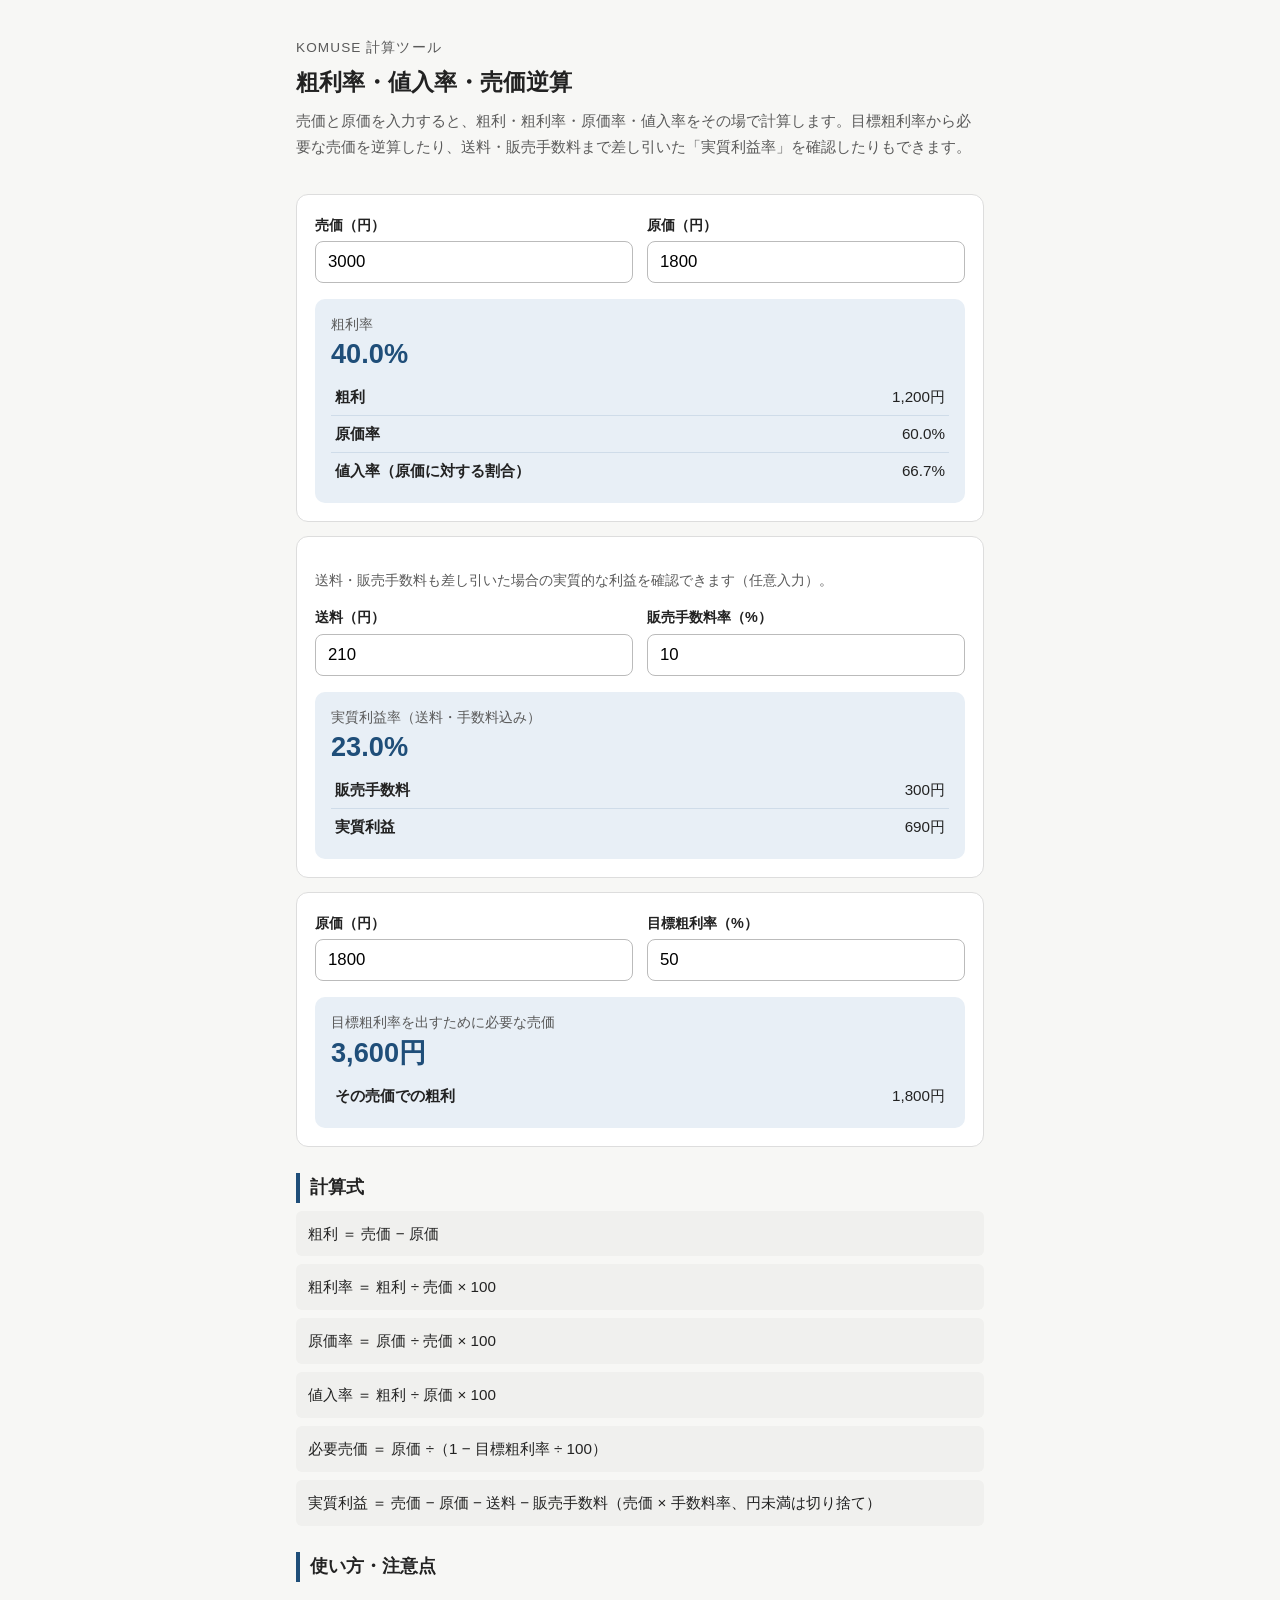
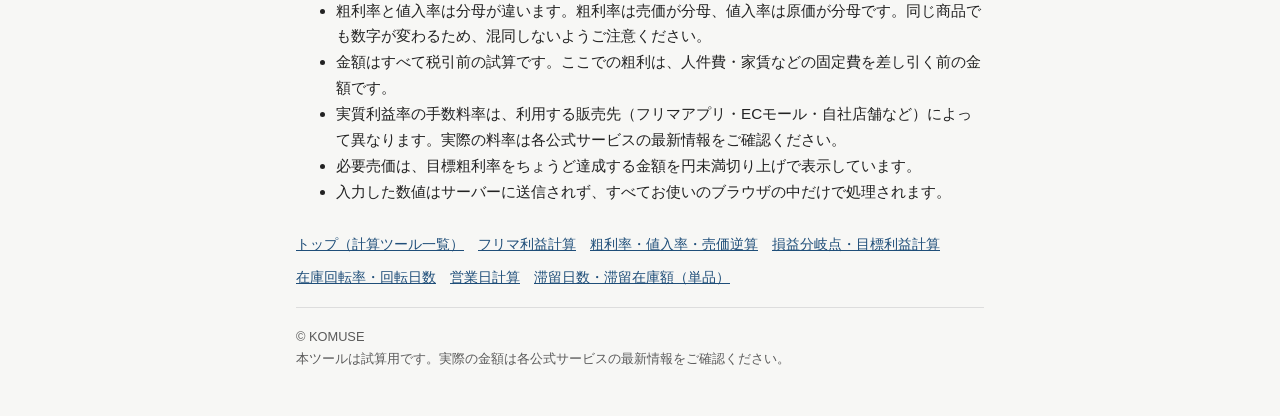
<file: margin/index.html>
<!DOCTYPE html>
<html lang="ja">
<head>
<meta charset="UTF-8">
<meta name="viewport" content="width=device-width, initial-scale=1">
<title>粗利率・値入率計算｜売価逆算と実質利益率の無料計算ツール</title>
<meta name="description" content="売価と原価を入れるだけで、粗利・粗利率・原価率・値入率を計算。目標粗利率からの売価逆算と、送料・販売手数料込みの実質利益率にも対応。登録不要・無料の計算ツール。入力データは送信されません。">
<link rel="canonical" href="https://komuse-lab.github.io/keisan-tools/margin/">
<link rel="stylesheet" href="../assets/style.css">
</head>
<body>
<div class="wrap">
<header class="site">
<div class="brand">KOMUSE 計算ツール</div>
<h1>粗利率・値入率・売価逆算</h1>
<p class="lead">売価と原価を入力すると、粗利・粗利率・原価率・値入率をその場で計算します。目標粗利率から必要な売価を逆算したり、送料・販売手数料まで差し引いた「実質利益率」を確認したりもできます。</p>
</header>

<div class="card">
<div class="grid2">
<div>
<label for="price">売価（円）</label>
<input type="number" id="price" value="3000" min="0" inputmode="numeric">
</div>
<div>
<label for="cost">原価（円）</label>
<input type="number" id="cost" value="1800" min="0" inputmode="numeric">
</div>
</div>
<div class="result">
<div class="note">粗利率</div>
<div class="main" id="mainRate">—</div>
<table>
<tr><th>粗利</th><td id="rGross">—</td></tr>
<tr><th>原価率</th><td id="rCostRate">—</td></tr>
<tr><th>値入率（原価に対する割合）</th><td id="rMarkup">—</td></tr>
</table>
</div>
</div>

<div class="card">
<p class="note">送料・販売手数料も差し引いた場合の実質的な利益を確認できます（任意入力）。</p>
<div class="grid2">
<div>
<label for="shipFee">送料（円）</label>
<input type="number" id="shipFee" value="210" min="0" inputmode="numeric">
</div>
<div>
<label for="feeRate">販売手数料率（%）</label>
<input type="number" id="feeRate" value="10" min="0" step="0.1" inputmode="decimal">
</div>
</div>
<div class="result">
<div class="note">実質利益率（送料・手数料込み）</div>
<div class="main" id="realRate">—</div>
<table>
<tr><th>販売手数料</th><td id="rFeeAmt">—</td></tr>
<tr><th>実質利益</th><td id="rRealProfit">—</td></tr>
</table>
</div>
</div>

<div class="card">
<div class="grid2">
<div>
<label for="revCost">原価（円）</label>
<input type="number" id="revCost" value="1800" min="0" inputmode="numeric">
</div>
<div>
<label for="targetRate">目標粗利率（%）</label>
<input type="number" id="targetRate" value="50" min="0" step="0.1" inputmode="decimal">
</div>
</div>
<div class="result">
<div class="note">目標粗利率を出すために必要な売価</div>
<div class="main" id="revPrice">—</div>
<table>
<tr><th>その売価での粗利</th><td id="rRevGross">—</td></tr>
</table>
</div>
</div>

<h2>計算式</h2>
<span class="formula">粗利 ＝ 売価 − 原価</span>
<span class="formula">粗利率 ＝ 粗利 ÷ 売価 × 100</span>
<span class="formula">原価率 ＝ 原価 ÷ 売価 × 100</span>
<span class="formula">値入率 ＝ 粗利 ÷ 原価 × 100</span>
<span class="formula">必要売価 ＝ 原価 ÷（1 − 目標粗利率 ÷ 100）</span>
<span class="formula">実質利益 ＝ 売価 − 原価 − 送料 − 販売手数料（売価 × 手数料率、円未満は切り捨て）</span>

<h2>使い方・注意点</h2>
<ul>
<li>粗利率と値入率は分母が違います。粗利率は売価が分母、値入率は原価が分母です。同じ商品でも数字が変わるため、混同しないようご注意ください。</li>
<li>金額はすべて税引前の試算です。ここでの粗利は、人件費・家賃などの固定費を差し引く前の金額です。</li>
<li>実質利益率の手数料率は、利用する販売先（フリマアプリ・ECモール・自社店舗など）によって異なります。実際の料率は各公式サービスの最新情報をご確認ください。</li>
<li>必要売価は、目標粗利率をちょうど達成する金額を円未満切り上げで表示しています。</li>
<li>入力した数値はサーバーに送信されず、すべてお使いのブラウザの中だけで処理されます。</li>
</ul>

<nav class="tools">
<a href="../">トップ（計算ツール一覧）</a>
<a href="../furima/">フリマ利益計算</a>
<a href="../margin/">粗利率・値入率・売価逆算</a>
<a href="../break-even/">損益分岐点・目標利益計算</a>
<a href="../inventory-turnover/">在庫回転率・回転日数</a>
<a href="../business-days/">営業日計算</a>
<a href="../stagnation/">滞留日数・滞留在庫額（単品）</a>
</nav>

<footer>© KOMUSE<br>本ツールは試算用です。実際の金額は各公式サービスの最新情報をご確認ください。</footer>
</div>

<script>
(function(){
  var $ = function(id){ return document.getElementById(id); };
  var priceEl=$('price'), costEl=$('cost'), shipEl=$('shipFee'), feeRateEl=$('feeRate'),
      revCostEl=$('revCost'), targetRateEl=$('targetRate');

  function num(el){
    var v = parseFloat(el.value);
    return isFinite(v) ? v : NaN;
  }
  function yen(v){
    if(!isFinite(v)) return '—';
    return Math.round(v).toLocaleString('ja-JP') + '円';
  }
  function pct(v){
    if(!isFinite(v)) return '—';
    return v.toFixed(1) + '%';
  }

  function update(){
    var price=num(priceEl), cost=num(costEl);
    var baseValid = isFinite(price) && isFinite(cost);

    // 粗利率など
    if(baseValid){
      var gross = price - cost;
      $('rGross').textContent = yen(gross);
      $('mainRate').textContent = pct(price > 0 ? gross / price * 100 : NaN);
      $('mainRate').className = 'main' + (gross < 0 ? ' neg' : '');
      $('rCostRate').textContent = pct(price > 0 ? cost / price * 100 : NaN);
      $('rMarkup').textContent = pct(cost > 0 ? gross / cost * 100 : NaN);
    } else {
      $('mainRate').textContent = '—'; $('rGross').textContent = '—';
      $('rCostRate').textContent = '—'; $('rMarkup').textContent = '—';
    }

    // 実質利益率
    var ship=num(shipEl), feeRate=num(feeRateEl);
    if(baseValid && isFinite(ship) && isFinite(feeRate)){
      var fee = Math.floor(price * feeRate / 100);
      var real = price - cost - ship - fee;
      $('rFeeAmt').textContent = yen(fee);
      $('rRealProfit').textContent = yen(real);
      $('realRate').textContent = pct(price > 0 ? real / price * 100 : NaN);
      $('realRate').className = 'main' + (real < 0 ? ' neg' : '');
    } else {
      $('realRate').textContent = '—'; $('rFeeAmt').textContent = '—'; $('rRealProfit').textContent = '—';
    }

    // 逆算
    var revCost=num(revCostEl), target=num(targetRateEl);
    if(isFinite(revCost) && isFinite(target) && target < 100){
      var need = Math.ceil(revCost / (1 - target / 100));
      $('revPrice').textContent = yen(need);
      $('rRevGross').textContent = yen(need - revCost);
    } else {
      $('revPrice').textContent = '—'; $('rRevGross').textContent = '—';
    }
  }

  [priceEl,costEl,shipEl,feeRateEl,revCostEl,targetRateEl].forEach(function(el){
    el.addEventListener('input', update);
    el.addEventListener('change', update);
  });
  update();
})();
</script>
</body>
</html>
</file>
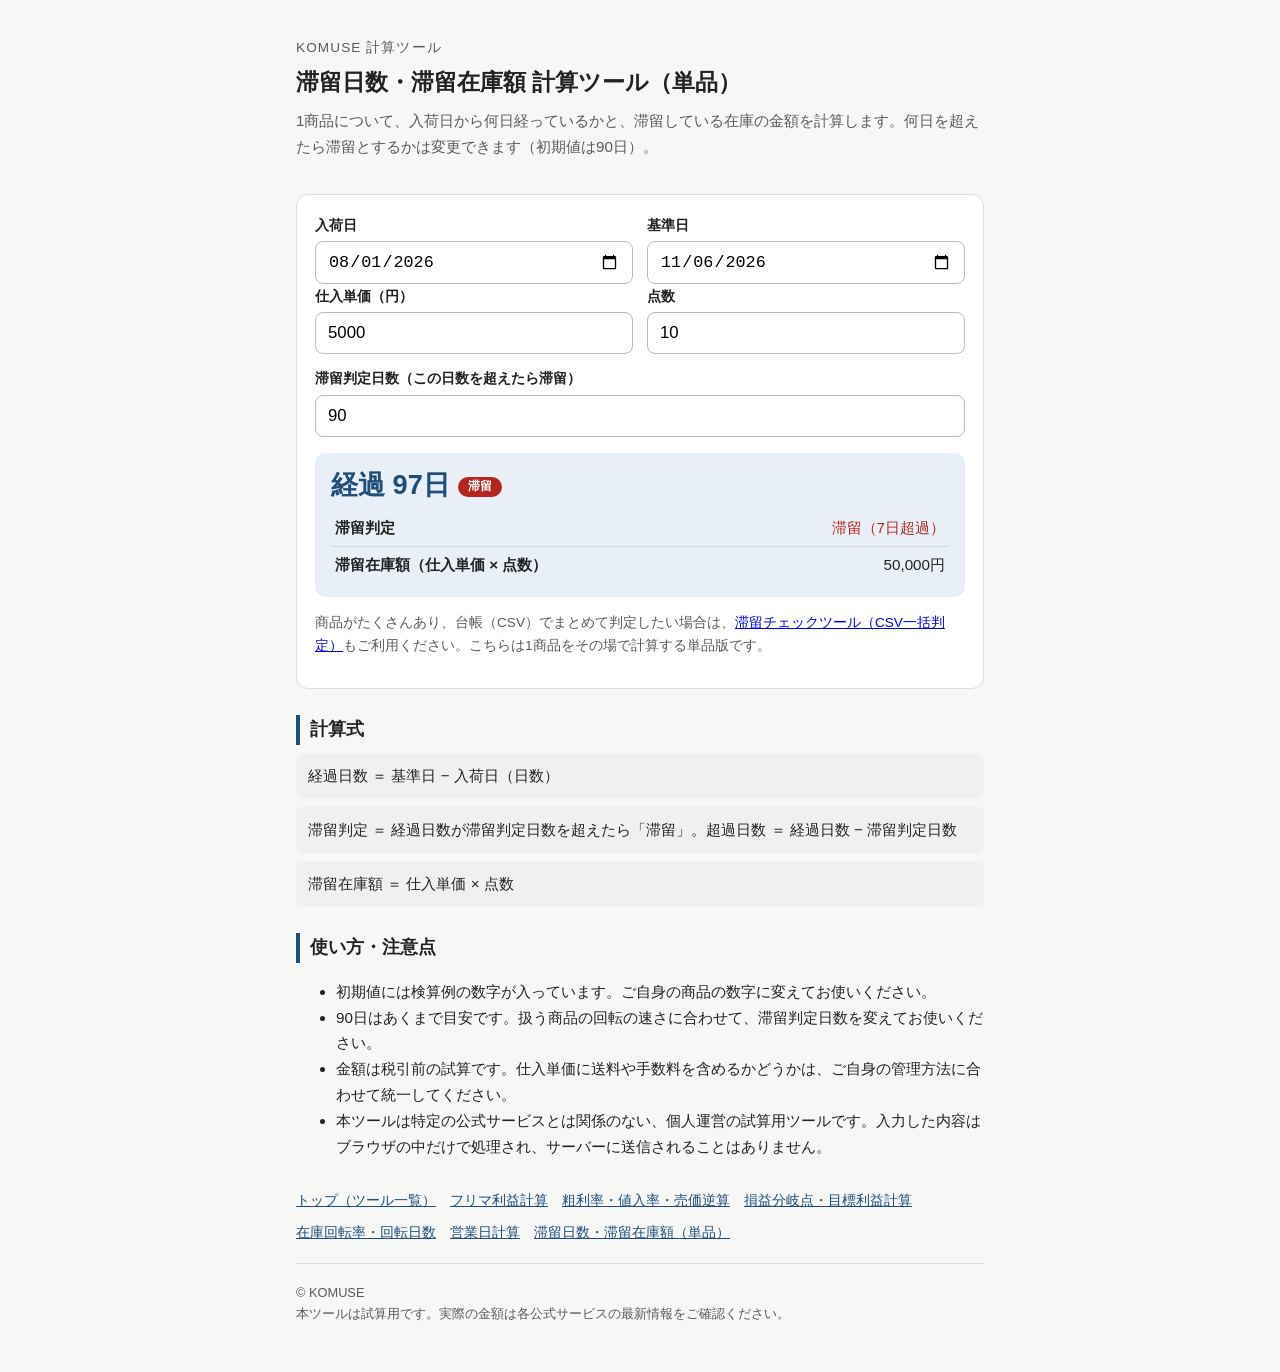
<file: stagnation/index.html>
<!DOCTYPE html>
<html lang="ja">
<head>
<meta charset="UTF-8">
<meta name="viewport" content="width=device-width, initial-scale=1">
<title>滞留日数・滞留在庫額 計算ツール｜入荷日からの経過日数を無料計算</title>
<meta name="description" content="1商品の入荷日からの経過日数と滞留在庫額を計算する無料ツール。滞留判定日数（初期値90日）を超えたかどうかをその場で判定します。仕入単価と点数から滞留在庫額も表示。登録不要、入力はブラウザ内だけで処理されます。">
<link rel="canonical" href="https://komuse-lab.github.io/keisan-tools/stagnation/">
<link rel="stylesheet" href="../assets/style.css">
</head>
<body>
<div class="wrap">
<header class="site">
<div class="brand">KOMUSE 計算ツール</div>
<h1>滞留日数・滞留在庫額 計算ツール（単品）</h1>
<p class="lead">1商品について、入荷日から何日経っているかと、滞留している在庫の金額を計算します。何日を超えたら滞留とするかは変更できます（初期値は90日）。</p>
</header>

<div class="card">
<div class="grid2">
<div>
<label for="st-arrival">入荷日</label>
<input type="date" id="st-arrival" value="2026-08-01">
</div>
<div>
<label for="st-base">基準日</label>
<input type="date" id="st-base" value="2026-11-06">
</div>
</div>
<div class="grid2">
<div>
<label for="st-price">仕入単価（円）</label>
<input type="number" id="st-price" value="5000" min="0" inputmode="numeric">
</div>
<div>
<label for="st-qty">点数</label>
<input type="number" id="st-qty" value="10" min="0" inputmode="numeric">
</div>
</div>
<label for="st-threshold">滞留判定日数（この日数を超えたら滞留）</label>
<input type="number" id="st-threshold" value="90" min="0" inputmode="numeric">
<div class="result">
<div class="main"><span id="st-elapsed">—</span><span class="badge" id="st-badge" style="display:none"></span></div>
<table>
<tr><th>滞留判定</th><td id="st-judge">—</td></tr>
<tr><th>滞留在庫額（仕入単価 × 点数）</th><td id="st-amount">—</td></tr>
</table>
</div>
<p class="note">商品がたくさんあり、台帳（CSV）でまとめて判定したい場合は、<a href="https://komuse-lab.github.io/stagnation-check/">滞留チェックツール（CSV一括判定）</a>もご利用ください。こちらは1商品をその場で計算する単品版です。</p>
</div>

<h2>計算式</h2>
<span class="formula">経過日数 ＝ 基準日 − 入荷日（日数）</span>
<span class="formula">滞留判定 ＝ 経過日数が滞留判定日数を超えたら「滞留」。超過日数 ＝ 経過日数 − 滞留判定日数</span>
<span class="formula">滞留在庫額 ＝ 仕入単価 × 点数</span>

<h2>使い方・注意点</h2>
<ul>
<li>初期値には検算例の数字が入っています。ご自身の商品の数字に変えてお使いください。</li>
<li>90日はあくまで目安です。扱う商品の回転の速さに合わせて、滞留判定日数を変えてお使いください。</li>
<li>金額は税引前の試算です。仕入単価に送料や手数料を含めるかどうかは、ご自身の管理方法に合わせて統一してください。</li>
<li>本ツールは特定の公式サービスとは関係のない、個人運営の試算用ツールです。入力した内容はブラウザの中だけで処理され、サーバーに送信されることはありません。</li>
</ul>

<nav class="tools">
<a href="../">トップ（ツール一覧）</a>
<a href="../furima/">フリマ利益計算</a>
<a href="../margin/">粗利率・値入率・売価逆算</a>
<a href="../break-even/">損益分岐点・目標利益計算</a>
<a href="../inventory-turnover/">在庫回転率・回転日数</a>
<a href="../business-days/">営業日計算</a>
<a href="../stagnation/">滞留日数・滞留在庫額（単品）</a>
</nav>

<footer>© KOMUSE<br>本ツールは試算用です。実際の金額は各公式サービスの最新情報をご確認ください。</footer>
</div>

<script>
function parseDate(v){
  if(!v) return null;
  const p = v.split("-").map(Number);
  if(p.length!==3 || p.some(isNaN)) return null;
  return Date.UTC(p[0], p[1]-1, p[2]);
}
function num(id){
  const v = document.getElementById(id).value;
  if(v==="") return NaN;
  return Number(v);
}
function fmt(n){
  return n.toLocaleString("ja-JP");
}
function calc(){
  const arrival = parseDate(document.getElementById("st-arrival").value);
  const base = parseDate(document.getElementById("st-base").value);
  const price = num("st-price");
  const qty = num("st-qty");
  const threshold = num("st-threshold");
  const elapsedEl = document.getElementById("st-elapsed");
  const badge = document.getElementById("st-badge");
  const judge = document.getElementById("st-judge");
  const amount = document.getElementById("st-amount");
  if(arrival===null || base===null || isNaN(threshold)){
    elapsedEl.textContent="—"; badge.style.display="none"; judge.textContent="—";
  } else {
    const elapsed = Math.round((base - arrival) / 86400000);
    elapsedEl.textContent = "経過 " + fmt(elapsed) + "日";
    if(elapsed > threshold){
      badge.textContent = "滞留";
      badge.className = "badge over";
      badge.style.display = "";
      judge.textContent = "滞留（" + fmt(elapsed - threshold) + "日超過）";
      judge.className = "neg";
    } else {
      badge.textContent = "未滞留";
      badge.className = "badge";
      badge.style.display = "";
      judge.textContent = "未滞留（あと" + fmt(threshold - elapsed) + "日）";
      judge.className = "";
    }
  }
  if(isNaN(price) || isNaN(qty)){
    amount.textContent = "—";
  } else {
    amount.textContent = fmt(price * qty) + "円";
  }
}
["st-arrival","st-base","st-price","st-qty","st-threshold"].forEach(id=>{
  document.getElementById(id).addEventListener("input", calc);
  document.getElementById(id).addEventListener("change", calc);
});
calc();
</script>
</body>
</html>
</file>
<file: assets/style.css>
:root{
  --bg:#f7f7f5; --card:#ffffff; --ink:#222222; --sub:#5a5a5a;
  --accent:#1f4e79; --accent-soft:#e8eff6; --line:#dddddd;
  --good:#1a7f37; --warn:#b45309; --bad:#b3261e;
}
*{box-sizing:border-box}
html{font-size:16px}
body{margin:0;background:var(--bg);color:var(--ink);
  font-family:-apple-system,BlinkMacSystemFont,"Hiragino Kaku Gothic ProN","Noto Sans JP",sans-serif;
  line-height:1.7}
.wrap{max-width:720px;margin:0 auto;padding:16px}
header.site{padding:20px 0 4px}
header.site .brand{font-size:.85rem;color:var(--sub);letter-spacing:.08em}
h1{font-size:1.45rem;line-height:1.4;margin:.3em 0 .4em}
.lead{color:var(--sub);font-size:.95rem;margin:0 0 16px}
.card{background:var(--card);border:1px solid var(--line);border-radius:12px;padding:18px;margin:14px 0}
label{display:block;font-size:.9rem;font-weight:600;margin:12px 0 4px}
label:first-child{margin-top:0}
input,select{width:100%;padding:10px 12px;font-size:1.05rem;border:1px solid #bbb;border-radius:8px;background:#fff}
input:focus,select:focus{outline:2px solid var(--accent);border-color:var(--accent)}
.grid2{display:grid;grid-template-columns:1fr 1fr;gap:0 14px}
@media(max-width:520px){.grid2{grid-template-columns:1fr}}
.result{background:var(--accent-soft);border-radius:10px;padding:14px 16px;margin-top:16px}
.result .main{font-size:1.7rem;font-weight:800;color:var(--accent);line-height:1.3}
.result table{width:100%;border-collapse:collapse;margin-top:8px;font-size:.95rem}
.result th,.result td{padding:5px 4px;text-align:right;border-bottom:1px solid #cfdce9}
.result th{text-align:left;font-weight:600}
.result tr:last-child th,.result tr:last-child td{border-bottom:none}
.pos{color:var(--good)} .neg{color:var(--bad)}
h2{font-size:1.1rem;margin:26px 0 8px;padding-left:10px;border-left:4px solid var(--accent)}
p,li{font-size:.95rem}
code,.formula{background:#f0f0ee;border-radius:6px;padding:1px 6px;font-family:inherit}
.formula{display:block;padding:10px 12px;margin:8px 0;font-size:.95rem}
table.cmp{width:100%;border-collapse:collapse;font-size:.92rem;margin-top:10px}
table.cmp th,table.cmp td{border:1px solid var(--line);padding:6px 8px;text-align:right}
table.cmp th{background:#f0f0ee;text-align:center}
nav.tools{margin:28px 0 6px;font-size:.9rem}
nav.tools a{display:inline-block;margin:0 10px 8px 0;color:var(--accent)}
footer{color:var(--sub);font-size:.8rem;padding:18px 0 30px;border-top:1px solid var(--line);margin-top:10px}
.badge{display:inline-block;background:var(--accent);color:#fff;font-size:.75rem;border-radius:999px;padding:2px 10px;margin-left:8px;vertical-align:middle}
.badge.over{background:var(--bad)}
.note{font-size:.85rem;color:var(--sub)}
</file>
